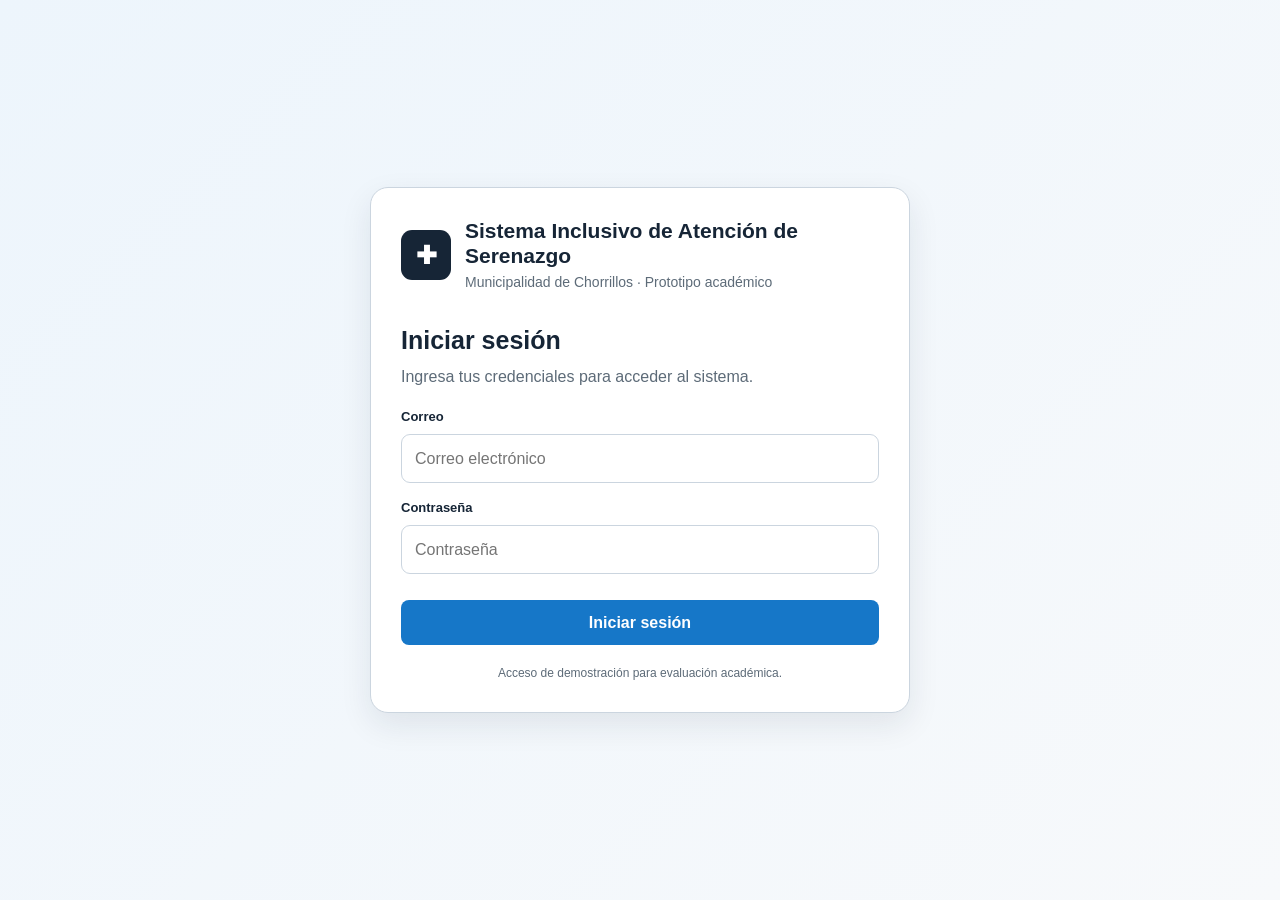
<file: proyecto-serenazgo-3-roles/index.html>
<!doctype html>
<html lang="es">
<head>
  <meta charset="utf-8">
  <meta name="viewport" content="width=device-width, initial-scale=1">
  <title>Serenazgo - Inicio de sesión</title>
  <link rel="stylesheet" href="css/styles.css">
</head>
<body class="login-page">
  <main class="login-shell">
    <section class="login-card" aria-labelledby="tituloLogin">
      <div class="brand-login">
        <div class="brand-icon">✚</div>
        <div>
          <h1 id="tituloLogin">Sistema Inclusivo de Atención de Serenazgo</h1>
          <p>Municipalidad de Chorrillos · Prototipo académico</p>
        </div>
      </div>

      <div class="login-copy">
        <h2>Iniciar sesión</h2>
        <p>Ingresa tus credenciales para acceder al sistema.</p>
      </div>

      <form id="loginForm" novalidate>
        <div class="field-group">
          <label for="correo">Correo</label>
          <input id="correo" type="email" autocomplete="username" placeholder="Correo electrónico" required>
        </div>

        <div class="field-group field-password">
          <label for="password">Contraseña</label>
          <input id="password" type="password" autocomplete="current-password" placeholder="Contraseña" required>
        </div>

        <div id="loginError" class="feedback error hidden" role="alert"></div>

        <button class="btn btn-primary full login-submit" type="submit">Iniciar sesión</button>
      </form>

      <p class="academic-note">Acceso de demostración para evaluación académica.</p>
    </section>
  </main>
  <script src="js/auth.js"></script>
</body>
</html>
</file>
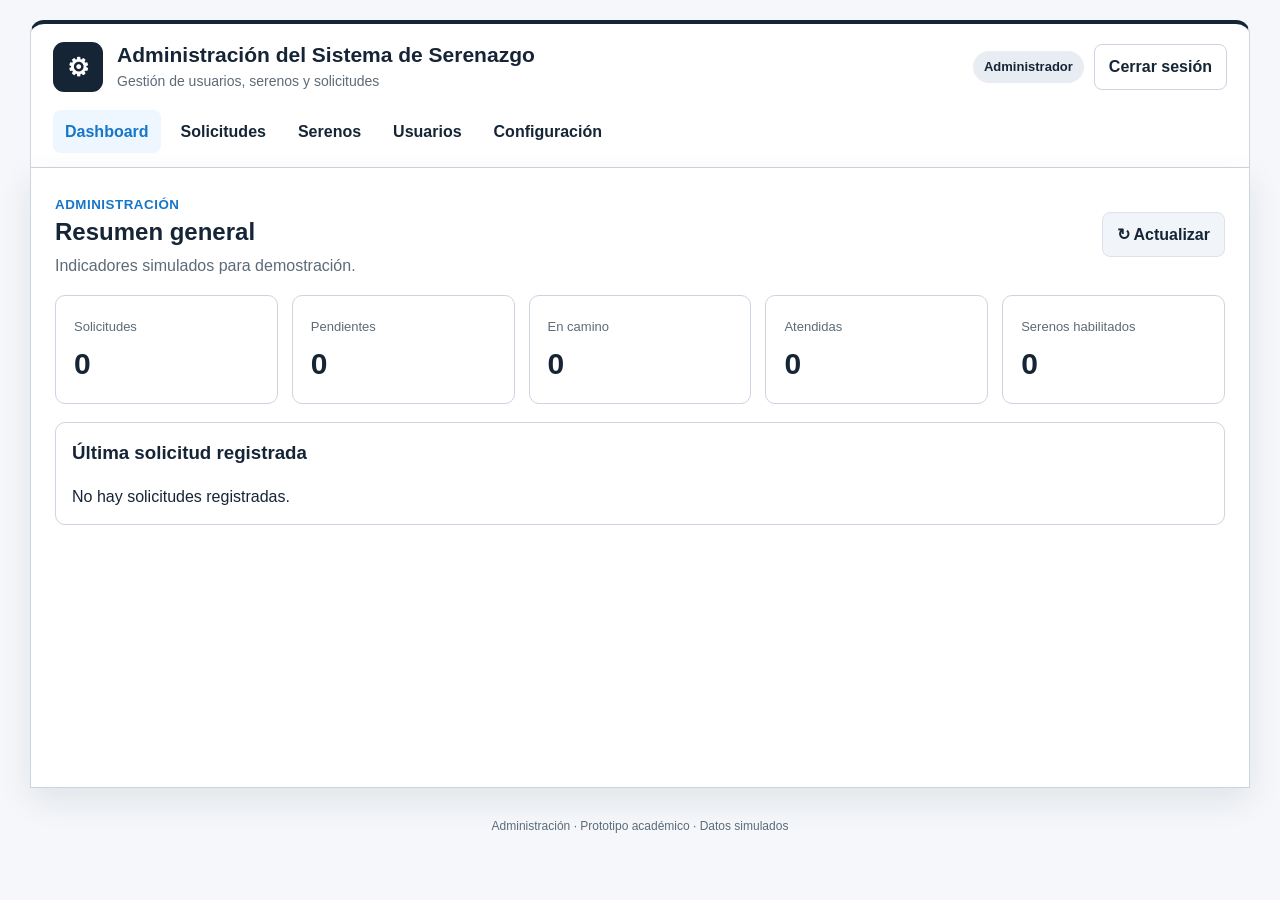
<file: proyecto-serenazgo-3-roles/admin.html>
<!doctype html>
<html lang="es">
<head>
  <meta charset="utf-8">
  <meta name="viewport" content="width=device-width, initial-scale=1">
  <title>Serenazgo - Administración</title>
  <link rel="stylesheet" href="css/styles.css">
</head>
<body data-role="admin">
<header class="site-header admin-header">
  <div class="brand">
    <div class="brand-icon">⚙</div>
    <div>
      <h1>Administración del Sistema de Serenazgo</h1>
      <p>Gestión de usuarios, serenos y solicitudes</p>
    </div>
  </div>
  <div class="header-actions">
    <span class="role-badge admin">Administrador</span>
    <button id="btnCerrarSesion" class="btn btn-outline">Cerrar sesión</button>
  </div>
</header>

<nav class="main-nav">
  <button class="nav-btn active" data-target="dashboard">Dashboard</button>
  <button class="nav-btn" data-target="solicitudesAdmin">Solicitudes</button>
  <button class="nav-btn" data-target="serenosAdmin">Serenos</button>
  <button class="nav-btn" data-target="usuariosAdmin">Usuarios</button>
  <button class="nav-btn" data-target="configuracion">Configuración</button>
</nav>

<main class="page-shell admin-shell">
  <section id="dashboard" class="view active-view">
    <section class="content-section">
      <div class="section-heading">
        <div><small class="step-label">ADMINISTRACIÓN</small><h2>Resumen general</h2><p>Indicadores simulados para demostración.</p></div>
        <button id="btnRefrescar" class="btn btn-soft">↻ Actualizar</button>
      </div>
      <div class="metric-grid">
        <article class="metric-card"><span>Solicitudes</span><strong id="mTotal">0</strong></article>
        <article class="metric-card"><span>Pendientes</span><strong id="mPendientes">0</strong></article>
        <article class="metric-card"><span>En camino</span><strong id="mCamino">0</strong></article>
        <article class="metric-card"><span>Atendidas</span><strong id="mAtendidas">0</strong></article>
        <article class="metric-card"><span>Serenos habilitados</span><strong id="mSerenos">0</strong></article>
      </div>
      <section class="panel"><h3>Última solicitud registrada</h3><div id="ultimaSolicitud">No hay solicitudes registradas.</div></section>
    </section>
  </section>

  <section id="solicitudesAdmin" class="view">
    <section class="content-section">
      <h2>Gestión de solicitudes</h2>
      <p>Revisa solicitudes, asigna serenos y supervisa los estados.</p>
      <div class="table-wrap">
        <table>
          <thead><tr><th>Código</th><th>Incidente</th><th>Estado</th><th>Sereno</th><th>Acciones</th></tr></thead>
          <tbody id="tablaSolicitudes"></tbody>
        </table>
      </div>
    </section>
  </section>

  <section id="serenosAdmin" class="view">
    <section class="content-section">
      <div class="section-heading"><div><h2>Administración de serenos</h2><p>Define qué personal está habilitado para operar en el sistema.</p></div></div>
      <div class="table-wrap">
        <table>
          <thead><tr><th>Código</th><th>Nombre</th><th>Unidad</th><th>Zona</th><th>Estado</th><th>Acción</th></tr></thead>
          <tbody id="tablaSerenos"></tbody>
        </table>
      </div>
    </section>
  </section>

  <section id="usuariosAdmin" class="view">
    <section class="content-section">
      <h2>Usuarios registrados</h2>
      <div class="table-wrap">
        <table>
          <thead><tr><th>Nombre</th><th>Correo</th><th>Rol</th><th>Estado</th></tr></thead>
          <tbody>
            <tr><td>Ciudadano Demo</td><td>ciudadano@demo.com</td><td>Ciudadano</td><td><span class="status-pill ok">Activo</span></td></tr>
            <tr><td>Juan Pérez Ramos</td><td>sereno@demo.com</td><td>Serenazgo</td><td><span class="status-pill ok">Activo</span></td></tr>
            <tr><td>Administrador Demo</td><td>admin@demo.com</td><td>Administrador</td><td><span class="status-pill ok">Activo</span></td></tr>
          </tbody>
        </table>
      </div>
    </section>
  </section>

  <section id="configuracion" class="view">
    <section class="content-section">
      <h2>Configuración</h2>
      <div class="panel">
        <h3>Información técnica</h3>
        <p>Modalidad: frontend con datos simulados.</p>
        <p>Persistencia: localStorage del navegador.</p>
        <p>Autenticación: simulada en JavaScript.</p>
        <p>No existe integración real con servicios municipales.</p>
      </div>
    </section>
  </section>
</main>

<footer>Administración · Prototipo académico · Datos simulados</footer>
<div id="toast" class="toast"></div>
<script src="js/admin.js"></script>
</body>
</html>
</file>
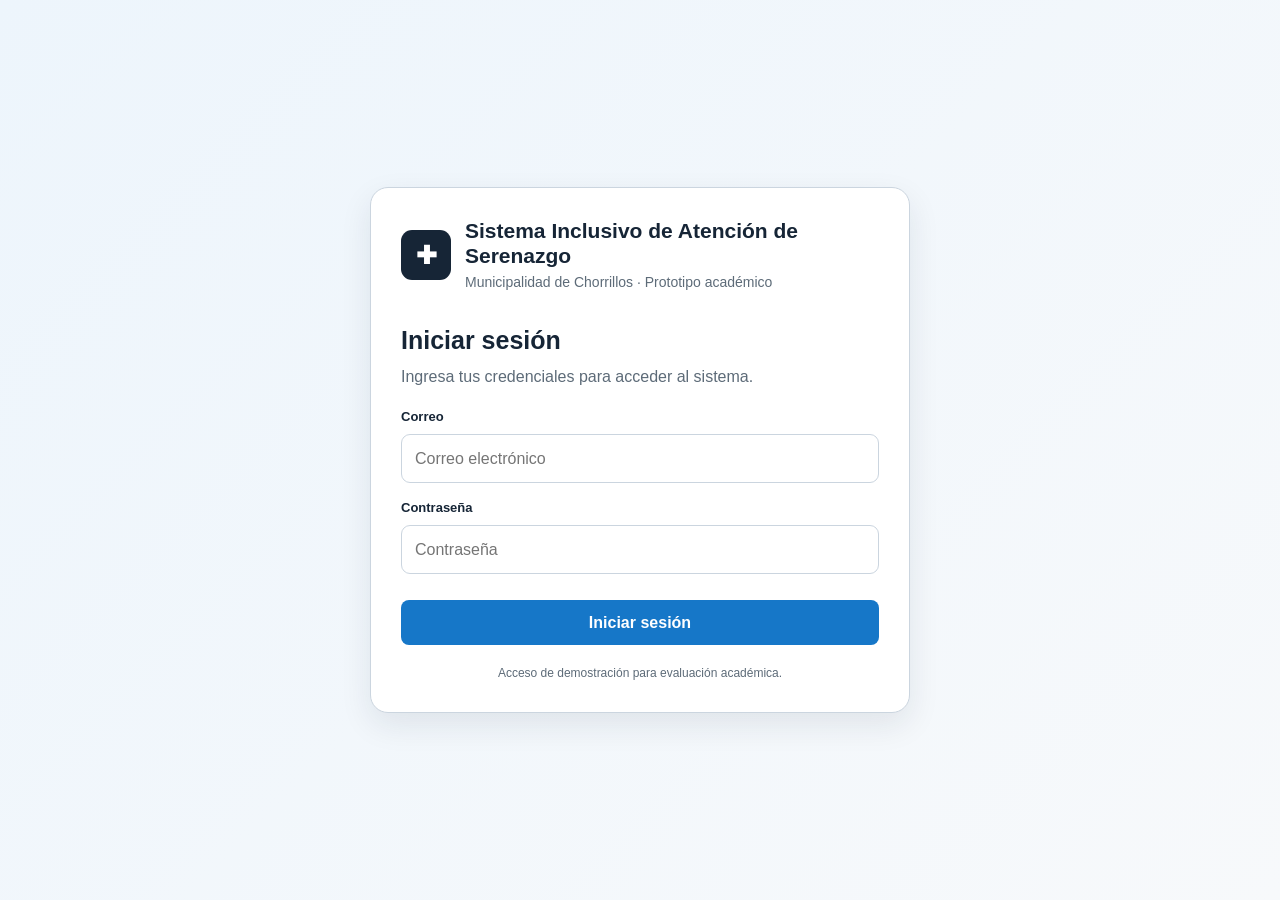
<file: proyecto-serenazgo-3-roles/ciudadano.html>
<!doctype html>
<html lang="es">
<head>
  <meta charset="utf-8">
  <meta name="viewport" content="width=device-width, initial-scale=1">
  <title>Serenazgo - Portal ciudadano</title>
  <link rel="stylesheet" href="css/styles.css">
</head>
<body data-role="ciudadano">
<header class="site-header">
  <div class="brand">
    <div class="brand-icon">✚</div>
    <div>
      <h1>Portal ciudadano de Serenazgo</h1>
      <p>Sistema Inclusivo de Atención de Serenazgo</p>
    </div>
  </div>
  <div class="header-actions">
    <span class="role-badge">Ciudadano</span>
    <button id="btnCerrarSesion" class="btn btn-outline">Cerrar sesión</button>
  </div>
</header>

<nav class="main-nav">
  <button class="nav-btn active" data-target="solicitud">Solicitar atención</button>
  <button class="nav-btn" data-target="seguimiento">Seguimiento</button>
  <button class="nav-btn" data-target="historial">Mis solicitudes</button>
  <button class="nav-btn" data-target="ayuda">Ayuda</button>
</nav>

<main class="page-shell">
  <section id="solicitud" class="view active-view">
    <ol class="steps">
      <li class="active"><span>1</span> Tipo de incidente</li>
      <li><span>2</span> Ubicación y detalles</li>
      <li><span>3</span> Confirmación</li>
    </ol>

    <section class="info-banner">
      <div>
        <small>ATENCIÓN ACCESIBLE</small>
        <h2>¿Necesitas ayuda de Serenazgo?</h2>
        <p>Selecciona el tipo de incidente para iniciar una solicitud.</p>
      </div>
      <div class="shield-card">
        <div class="shield">🛡️</div>
        <strong>Serenazgo cerca de ti</strong>
        <span>Ayuda clara, rápida y accesible</span>
      </div>
    </section>

    <section class="content-section" id="pasoIncidente">
      <div class="section-heading">
        <div>
          <h2>Selecciona el tipo de incidente</h2>
          <p>Solo puedes elegir una opción.</p>
        </div>
        <button class="btn btn-outline" id="btnEscucharOpciones">🔊 Escuchar opciones</button>
      </div>

      <div class="incident-grid incident-grid-5" role="radiogroup">
        <button class="incident-card" data-value="Violencia" role="radio" aria-checked="false">
          <span class="icon">🛡️</span><span class="check">✓</span>
          <strong>Violencia</strong><small>Agresión, amenazas o violencia familiar.</small>
        </button>
        <button class="incident-card" data-value="Robo" role="radio" aria-checked="false">
          <span class="icon">🔎</span><span class="check">✓</span>
          <strong>Robo</strong><small>Robo, asalto o actividad sospechosa.</small>
        </button>
        <button class="incident-card" data-value="Accidente" role="radio" aria-checked="false">
          <span class="icon">🚗</span><span class="check">✓</span>
          <strong>Accidente</strong><small>Accidente de tránsito u otra emergencia vial.</small>
        </button>
        <button class="incident-card" data-value="Auxilio" role="radio" aria-checked="false">
          <span class="icon">✚</span><span class="check">✓</span>
          <strong>Auxilio</strong><small>Necesito ayuda por otra situación.</small>
        </button>
        <button class="incident-card" data-value="Otros" role="radio" aria-checked="false">
          <span class="icon">⋯</span><span class="check">✓</span>
          <strong>Otros</strong><small>Describe un caso diferente.</small>
        </button>
      </div>

      <div id="otroProblemaBox" class="other-box hidden">
        <label for="otroProblema">Describe el problema</label>
        <textarea id="otroProblema" rows="3" maxlength="250" placeholder="Explica brevemente qué está ocurriendo..."></textarea>
        <small><span id="otroCounter">0</span>/250 caracteres</small>
      </div>

      <div class="notice">Violencia y Auxilio tienen prioridad según las reglas del proyecto.</div>
      <div class="action-row"><span></span><button id="btnContinuar" class="btn btn-primary" disabled>Continuar →</button></div>
    </section>

    <section class="content-section hidden" id="pasoUbicacion">
      <small class="step-label">PASO 2 DE 3</small>
      <h2>¿Dónde ocurre el incidente?</h2>
      <div class="two-col">
        <section class="panel">
          <h3>Ubicación del incidente</h3>
          <div class="search-row">
            <input id="direccion" type="text" placeholder="Calle, avenida, distrito o referencia">
            <button class="btn btn-soft" id="btnBuscarDireccion">Buscar dirección</button>
          </div>
          <div class="map-demo"><div class="map-grid"></div><span class="map-label">CHORRILLOS</span><span class="map-pin"></span></div>
          <button id="btnUbicacion" class="btn btn-location">◎ Usar mi ubicación actual</button>
          <div id="locationFeedback" class="feedback success hidden">✓ Ubicación detectada correctamente</div>
          <p><strong>Ubicación seleccionada:</strong> <span id="ubicacionTexto">pendiente</span></p>
        </section>
        <section class="panel">
          <h3>Evidencia adicional</h3>
          <p>La evidencia es opcional.</p>
          <label for="referencia">Referencia del lugar</label>
          <textarea id="referencia" rows="3" placeholder="Ej. frente al parque..."></textarea>
          <label>Fotografía</label>
          <button id="btnFoto" class="btn btn-soft full">🖼 Seleccionar fotografía</button>
          <input id="fotoInput" type="file" accept="image/*" hidden>
          <label>Audio</label>
          <button id="btnAudio" class="btn btn-soft full">🎵 Seleccionar audio</button>
          <input id="audioInput" type="file" accept="audio/*" hidden>
          <div class="summary-box">
            <strong>Resumen</strong>
            <p>Incidente: <span id="resumenIncidente">—</span></p>
            <p>Ubicación: <span id="resumenUbicacion">pendiente</span></p>
          </div>
        </section>
      </div>
      <div class="action-row"><button id="btnVolverIncidente" class="btn btn-outline">Volver</button><button id="btnConfirmarUbicacion" class="btn btn-primary" disabled>Confirmar ubicación →</button></div>
    </section>

    <section class="content-section hidden" id="pasoConfirmacion">
      <small class="step-label">PASO 3 DE 3</small>
      <h2>Tu solicitud está registrada</h2>
      <div class="success-banner">
        <div class="success-icon">✓</div>
        <div class="grow"><h3>¡Tu solicitud ha sido registrada!</h3><p>Hemos recibido tu reporte.</p><strong>Estado actual: Recibido</strong></div>
        <div class="ticket-info"><small>Número de solicitud</small><strong id="codigoSolicitud">—</strong><small id="fechaSolicitud">—</small></div>
      </div>
      <section class="panel">
        <h3>Estado de la atención</h3>
        <div class="status-line">
          <div class="status-step active"><span class="circle">✓</span><strong>Recibido</strong><small>Solicitud registrada</small></div>
          <div class="status-step"><span class="circle">2</span><strong>Asignado</strong><small>Sereno asignado</small></div>
          <div class="status-step"><span class="circle">3</span><strong>En camino</strong><small>Unidad en camino</small></div>
          <div class="status-step"><span class="circle">4</span><strong>Atendido</strong><small>Servicio finalizado</small></div>
        </div>
      </section>
      <div class="action-row"><button id="btnNuevaSolicitud" class="btn btn-outline">Nueva solicitud</button><button class="btn btn-primary" data-go="seguimiento">Ir a seguimiento</button></div>
    </section>
  </section>

  <section id="seguimiento" class="view">
    <section class="content-section">
      <h2>Consultar seguimiento</h2>
      <p>Ingresa el código de una solicitud registrada.</p>
      <div class="search-row"><input id="codigoBusqueda" type="text" placeholder="Ej. SER-123456"><button id="btnBuscarSolicitud" class="btn btn-soft">Consultar</button></div>
      <div id="busquedaFeedback" class="feedback hidden"></div>
      <div id="resultadoSeguimiento" class="panel hidden"></div>
    </section>
  </section>

  <section id="historial" class="view">
    <section class="content-section">
      <h2>Mis solicitudes</h2>
      <p>Historial de solicitudes registradas desde este navegador.</p>
      <div id="historialCiudadano" class="cards-list"></div>
    </section>
  </section>

  <section id="ayuda" class="view">
    <section class="content-section">
      <h2>Ayuda</h2>
      <div class="panel">
        <h3>¿Cómo usar el sistema?</h3>
        <p>1. Selecciona un tipo de incidente.</p>
        <p>2. Confirma la ubicación.</p>
        <p>3. Registra la solicitud y guarda el código.</p>
        <p>4. Consulta el seguimiento cuando lo necesites.</p>
      </div>
    </section>
  </section>
</main>

<footer>Prototipo académico · Datos simulados · Interacción Humano-Computador</footer>
<div id="toast" class="toast"></div>
<script src="js/ciudadano.js"></script>
</body>
</html>
</file>
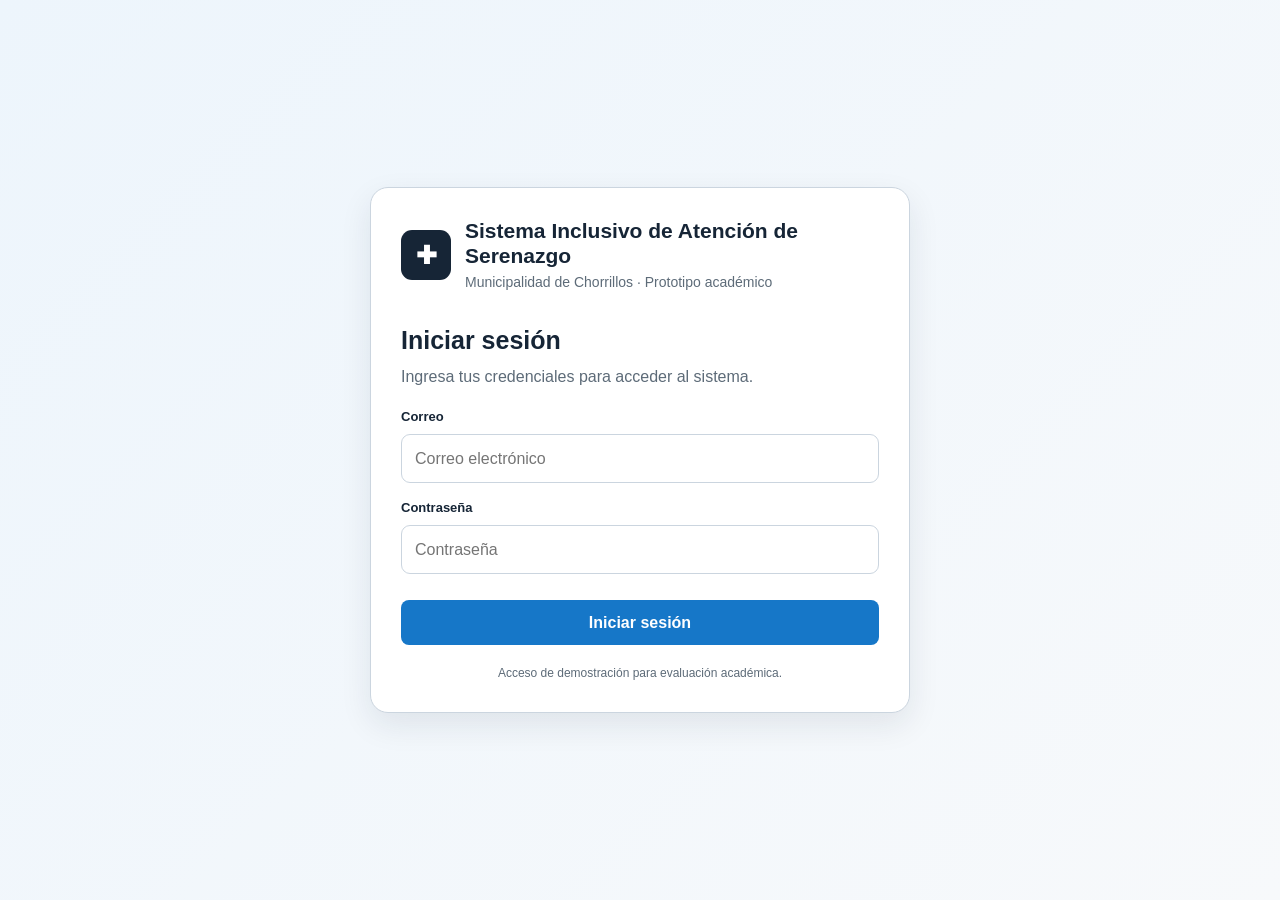
<file: proyecto-serenazgo-3-roles/serenazgo.html>
<!doctype html>
<html lang="es">
<head>
  <meta charset="utf-8">
  <meta name="viewport" content="width=device-width, initial-scale=1">
  <title>Serenazgo - Panel del sereno</title>
  <link rel="stylesheet" href="css/styles.css">
</head>
<body data-role="serenazgo">
<header class="site-header sereno-header">
  <div class="brand">
    <div class="brand-icon">🛡️</div>
    <div>
      <h1>Panel operativo del Serenazgo</h1>
      <p id="serenoNombre">Sereno asignado</p>
    </div>
  </div>
  <div class="header-actions">
    <span class="role-badge sereno">Serenazgo</span>
    <button id="btnCerrarSesion" class="btn btn-outline">Cerrar sesión</button>
  </div>
</header>

<nav class="main-nav">
  <button class="nav-btn active" data-target="casos">Mis casos</button>
  <button class="nav-btn" data-target="historialSereno">Historial atendido</button>
  <button class="nav-btn" data-target="perfilSereno">Mi perfil</button>
</nav>

<main class="page-shell">
  <section id="casos" class="view active-view">
    <section class="content-section">
      <div class="section-heading">
        <div><small class="step-label">OPERACIÓN</small><h2>Casos asignados</h2><p>Solo puedes ver los casos que fueron asignados a tu usuario.</p></div>
        <button id="btnRefrescarSereno" class="btn btn-soft">↻ Actualizar</button>
      </div>
      <div id="casosAsignados" class="cards-list"></div>
    </section>
  </section>

  <section id="historialSereno" class="view">
    <section class="content-section">
      <h2>Historial de casos atendidos</h2>
      <div id="historialAtendidos" class="cards-list"></div>
    </section>
  </section>

  <section id="perfilSereno" class="view">
    <section class="content-section">
      <h2>Mi perfil</h2>
      <div class="profile-grid">
        <div class="panel">
          <h3>Información del sereno</h3>
          <p><strong>Nombre:</strong> Juan Pérez Ramos</p>
          <p><strong>Código:</strong> SERENO-014</p>
          <p><strong>Unidad:</strong> CH-12</p>
          <p><strong>Turno:</strong> 08:00 - 16:00</p>
          <p><strong>Zona:</strong> Chorrillos Centro</p>
        </div>
        <div class="panel">
          <h3>Resumen personal</h3>
          <p><strong>Casos atendidos:</strong> <span id="perfilAtendidos">0</span></p>
          <p><strong>Casos activos:</strong> <span id="perfilActivos">0</span></p>
          <p><strong>Estado:</strong> Disponible</p>
        </div>
      </div>
    </section>
  </section>
</main>

<footer>Panel operativo · Datos simulados</footer>
<div id="toast" class="toast"></div>
<script src="js/serenazgo.js"></script>
</body>
</html>
</file>
<file: proyecto-serenazgo-3-roles/css/styles.css>
:root{
  --navy:#162536;--navy2:#0f1d2b;--blue:#1677c8;--blue2:#0f6fbf;--soft:#eef6ff;
  --line:#cbd5df;--muted:#5d6b78;--bg:#f5f7fa;--green:#159957;--greenSoft:#eaf8ef;
  --orange:#f59e0b;--danger:#b42318;--white:#fff;--shadow:0 12px 32px rgba(22,37,54,.09)
}
*{box-sizing:border-box}
body{margin:0;font-family:Inter,Segoe UI,Arial,sans-serif;color:var(--navy);background:var(--bg);line-height:1.45}
button,input,textarea,select{font:inherit}
button:focus-visible,input:focus-visible,textarea:focus-visible,select:focus-visible{outline:3px solid #ffbf47;outline-offset:2px}
.hidden{display:none!important}

.login-page{min-height:100vh;display:grid;place-items:center;background:linear-gradient(135deg,#edf5fc 0%,#f7f9fb 100%)}
.login-shell{width:min(540px,92vw)}
.login-card{background:#fff;border:1px solid var(--line);border-radius:18px;padding:30px;box-shadow:var(--shadow)}
.brand-login,.brand{display:flex;gap:14px;align-items:center}
.brand-login h1,.brand h1{margin:0;font-size:21px;line-height:1.2}
.brand-login p,.brand p{margin:4px 0 0;color:var(--muted);font-size:14px}
.brand-icon{width:50px;height:50px;border-radius:11px;display:grid;place-items:center;background:var(--navy);color:#fff;font-size:25px;font-weight:800;flex:0 0 auto}
.login-copy{margin:30px 0 20px}
.login-copy h2{margin:0 0 6px;font-size:25px}
.login-copy p{margin:0;color:var(--muted)}
.field-group{margin-bottom:16px}
.field-password{margin-bottom:24px}
label{display:block;font-size:13px;font-weight:700;margin-bottom:7px}
input,textarea,select{width:100%;border:1px solid var(--line);border-radius:9px;padding:12px 13px;background:#fff;color:var(--navy)}
.login-submit{margin-top:2px}
.academic-note{text-align:center;color:var(--muted);font-size:12px;margin:20px 0 0}

.site-header{max-width:1220px;margin:20px auto 0;background:#fff;padding:18px 22px;display:flex;justify-content:space-between;gap:20px;align-items:center;border:1px solid var(--line);border-bottom:0;border-radius:14px 14px 0 0}
.admin-header{border-top:4px solid var(--navy)}
.sereno-header{border-top:4px solid var(--green)}
.header-actions{display:flex;gap:10px;align-items:center;flex-wrap:wrap}
.role-badge{padding:7px 11px;border-radius:999px;background:var(--soft);color:var(--blue);font-weight:800;font-size:13px}
.role-badge.admin{background:#e8edf3;color:var(--navy)}
.role-badge.sereno{background:var(--greenSoft);color:var(--green)}

.main-nav{max-width:1220px;margin:0 auto;display:flex;gap:8px;background:#fff;padding:0 22px 14px;border:1px solid var(--line);border-top:0;overflow:auto}
.nav-btn{border:0;background:transparent;padding:10px 12px;border-radius:8px;font-weight:700;color:var(--navy);cursor:pointer;white-space:nowrap}
.nav-btn.active,.nav-btn:hover{background:var(--soft);color:var(--blue)}

.page-shell{max-width:1220px;margin:0 auto 30px;background:#fff;border:1px solid var(--line);border-top:0;box-shadow:var(--shadow);min-height:620px}
.view{display:none}.active-view{display:block}
.content-section{padding:24px}
.section-heading{display:flex;justify-content:space-between;gap:16px;align-items:center}
.section-heading h2,.section-heading h3{margin:0}
.section-heading p{margin:4px 0 0;color:var(--muted)}
.step-label,.info-banner small{color:var(--blue);font-weight:800;letter-spacing:.04em}

.steps{list-style:none;margin:0;padding:18px 22px;display:grid;grid-template-columns:repeat(3,1fr);gap:12px;border-bottom:1px solid var(--line)}
.steps li{display:flex;align-items:center;gap:10px;color:#7b8793}
.steps li span{width:28px;height:28px;border-radius:50%;display:grid;place-items:center;border:1px solid var(--line);font-weight:700}
.steps li.active{font-weight:800;color:var(--navy)}
.steps li.active span{background:var(--navy);color:#fff}
.steps li.done{color:var(--green);font-weight:800}
.steps li.done span{background:var(--green);color:#fff}

.info-banner{margin:22px;background:#f1f6fb;border:1px solid #d7e1ea;border-radius:12px;padding:22px;display:grid;grid-template-columns:1.5fr .75fr;gap:20px}
.info-banner h2{margin:6px 0 8px}
.info-banner p{color:var(--muted)}
.shield-card{border:1px dashed #b9c9d7;border-radius:10px;background:#fff;padding:18px;text-align:center;display:grid;gap:6px}
.shield{font-size:40px}

.btn{min-height:44px;border-radius:8px;padding:10px 14px;border:1px solid transparent;cursor:pointer;font-weight:700;transition:.15s}
.btn:hover:not(:disabled){transform:translateY(-1px)}
.btn:disabled{cursor:not-allowed;opacity:.45}
.btn-primary{background:var(--blue);color:#fff}
.btn-primary:hover:not(:disabled){background:var(--blue2)}
.btn-outline{background:#fff;border-color:var(--line);color:var(--navy)}
.btn-soft{background:#f1f5f9;border-color:#dbe3ea;color:var(--navy)}
.btn-location{background:var(--soft);border-color:var(--blue);color:var(--blue);margin-top:12px}
.full{width:100%}

.incident-grid{display:grid;grid-template-columns:repeat(4,1fr);gap:12px;margin:18px 0}
.incident-grid-5{grid-template-columns:repeat(5,1fr)}
.incident-card{position:relative;min-height:155px;text-align:left;padding:18px;border:1px solid var(--line);border-radius:11px;background:#fff;color:var(--navy);cursor:pointer;transition:.15s}
.incident-card:hover{border-color:#8bbbe2;box-shadow:0 4px 12px rgba(22,119,200,.08)}
.incident-card.selected{background:var(--soft);border:2px solid var(--blue)}
.incident-card .icon{display:block;font-size:26px;margin-bottom:12px}
.incident-card strong,.incident-card small{display:block}
.incident-card small{color:var(--muted);margin-top:5px}
.check{display:none;position:absolute;right:14px;top:10px;color:var(--blue);font-weight:900}
.incident-card.selected .check{display:block}
.other-box{border:1px solid #b8d8f2;background:#f8fbff;padding:14px;border-radius:9px;margin-bottom:14px}
.other-box small{display:block;text-align:right;color:var(--muted);margin-top:4px}

.notice{background:#eef7fd;color:#315a78;padding:10px 12px;border-radius:7px}
.action-row{margin-top:18px;display:flex;justify-content:space-between;gap:14px;align-items:center}
.two-col,.profile-grid{display:grid;grid-template-columns:1.15fr .85fr;gap:18px;margin-top:18px}
.panel{border:1px solid var(--line);border-radius:10px;padding:16px;background:#fff}
.panel h3{margin-top:0}
.panel p{color:var(--muted)}
.search-row{display:grid;grid-template-columns:1fr auto;gap:8px}
.map-demo{height:260px;position:relative;overflow:hidden;border-radius:8px;margin-top:12px;background:linear-gradient(90deg,#b9dff6 0 16%,transparent 16%),linear-gradient(#dfeee9 0 0)}
.map-grid{position:absolute;inset:0 0 0 16%;background-image:linear-gradient(#fff 3px,transparent 3px),linear-gradient(90deg,#fff 3px,transparent 3px);background-size:56px 42px}
.map-label{position:absolute;left:43%;top:45%;font-weight:800}
.map-pin{position:absolute;left:50%;top:48%;width:22px;height:22px;border-radius:50%;background:#d4372f;border:4px solid #fff}
.summary-box{background:#f4f6f8;padding:14px;border-radius:8px;margin-top:18px}
.success-banner{display:flex;gap:16px;align-items:center;background:var(--greenSoft);border:1px solid #b8e0c7;border-radius:10px;padding:16px;margin:18px 0}
.success-icon{width:48px;height:48px;border-radius:50%;display:grid;place-items:center;background:var(--green);color:#fff;font-size:26px}
.grow{flex:1}.ticket-info{display:grid;min-width:180px}.ticket-info strong{font-size:20px}
.status-line{display:grid;grid-template-columns:repeat(4,1fr);margin-top:18px}
.status-step{text-align:center;display:grid;justify-items:center;gap:5px;color:#7d8994}
.circle{width:36px;height:36px;border-radius:50%;display:grid;place-items:center;background:#eef2f6}
.status-step.active{color:var(--navy)}
.status-step.active .circle{background:var(--blue);color:#fff}

.feedback{margin-top:10px;padding:9px 10px;border-radius:7px;font-size:13px;font-weight:700}
.feedback.success{background:var(--greenSoft);color:var(--green);border:1px solid #b8e0c7}
.feedback.error{background:#fff0f0;color:var(--danger);border:1px solid #f2c0c0}
.feedback.info{background:var(--soft);color:var(--blue);border:1px solid #bfd8ee}

.metric-grid{display:grid;grid-template-columns:repeat(5,1fr);gap:14px;margin:18px 0}
.metric-card{border:1px solid var(--line);border-radius:10px;padding:18px;background:#fff}
.metric-card span{color:var(--muted);font-size:13px}.metric-card strong{display:block;font-size:30px;margin-top:4px}
.table-wrap{overflow:auto}table{width:100%;border-collapse:collapse}th,td{text-align:left;padding:12px;border-bottom:1px solid var(--line);font-size:14px}th{background:#f3f6f9}
.status-pill{display:inline-block;padding:5px 9px;border-radius:999px;font-size:12px;font-weight:800}.status-pill.ok{background:var(--greenSoft);color:var(--green)}.status-pill.off{background:#f3f4f6;color:#68727d}
.cards-list{display:grid;gap:14px;margin-top:16px}
.case-card{border:1px solid var(--line);border-radius:12px;padding:16px;background:#fff;box-shadow:0 4px 14px rgba(22,37,54,.04)}
.case-top{display:flex;justify-content:space-between;gap:12px;align-items:flex-start}
.case-meta{display:grid;grid-template-columns:repeat(3,1fr);gap:10px;margin-top:12px}
.case-meta div{background:#f6f8fa;border-radius:8px;padding:10px}
.case-meta small{display:block;color:var(--muted);margin-bottom:3px}
.case-actions{display:flex;gap:8px;flex-wrap:wrap;margin-top:14px}
.case-report{margin-top:12px;background:#f8fbff;border:1px solid #c8dff3;border-radius:8px;padding:12px}

footer{max-width:1220px;margin:0 auto 28px;text-align:center;color:var(--muted);font-size:12px}
.toast{position:fixed;right:20px;bottom:20px;background:var(--navy);color:#fff;padding:12px 14px;border-radius:8px;opacity:0;transform:translateY(10px);transition:.2s;z-index:50}
.toast.show{opacity:1;transform:none}

@media(max-width:1050px){.incident-grid-5{grid-template-columns:repeat(3,1fr)}.metric-grid{grid-template-columns:repeat(3,1fr)}}
@media(max-width:800px){.two-col,.profile-grid{grid-template-columns:1fr}.incident-grid,.incident-grid-5{grid-template-columns:1fr 1fr}.case-meta{grid-template-columns:1fr 1fr}}
@media(max-width:600px){.site-header{margin-top:0;flex-direction:column;align-items:flex-start}.incident-grid,.incident-grid-5,.steps,.metric-grid,.case-meta{grid-template-columns:1fr}.success-banner{flex-direction:column;align-items:flex-start}.search-row{grid-template-columns:1fr}.action-row{flex-direction:column;align-items:stretch}}
</file>
